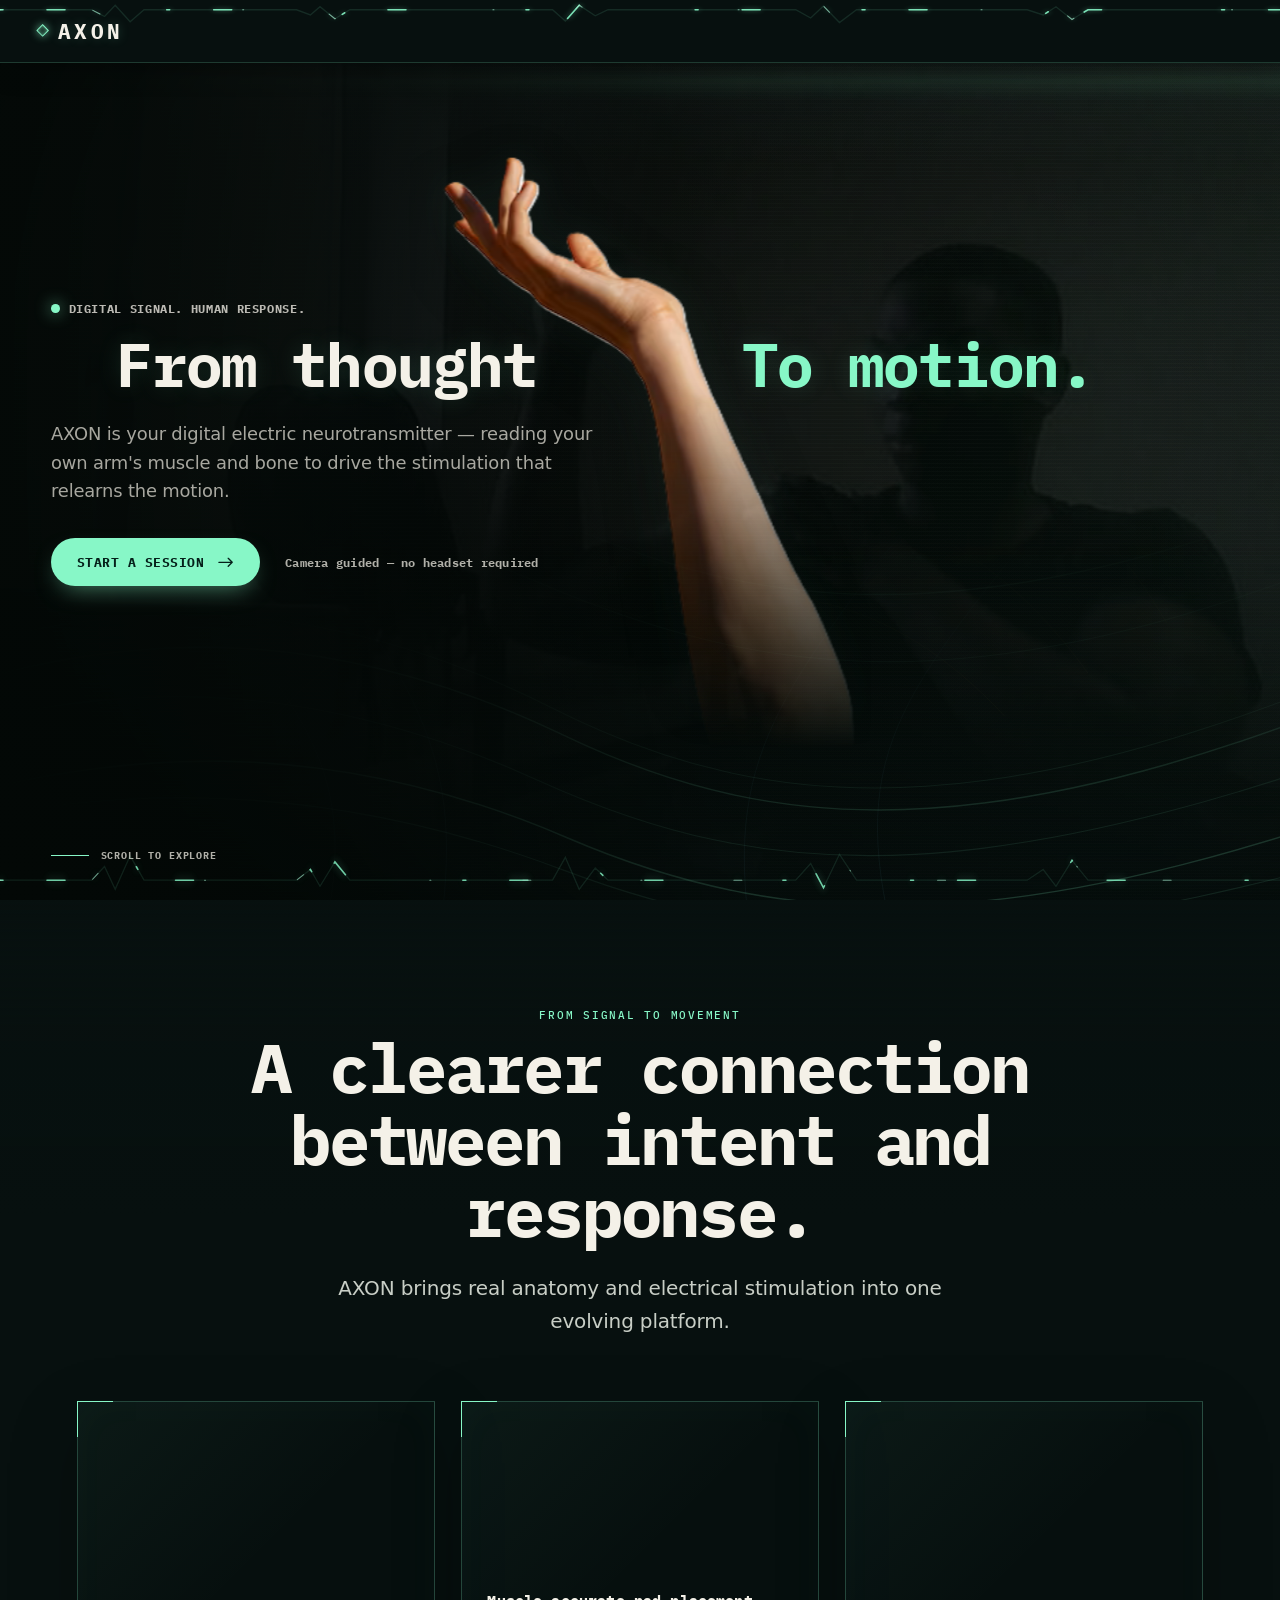
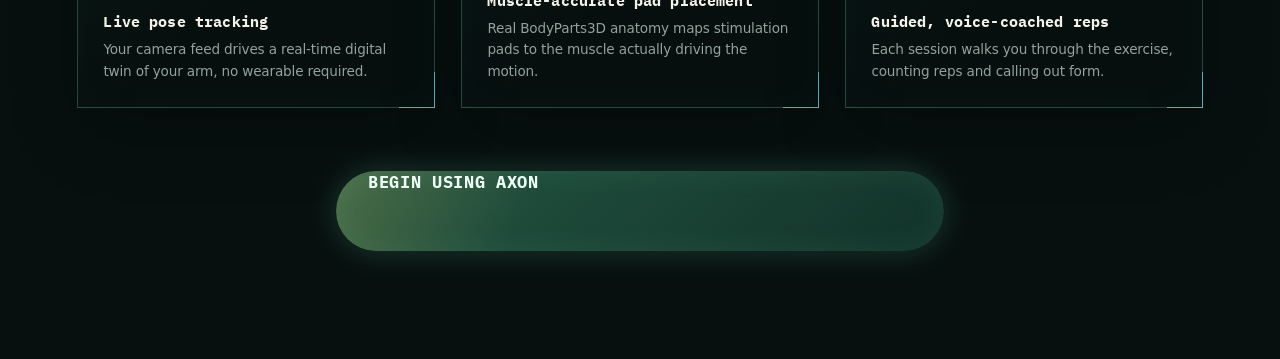
<file: frontend/landing.html>
<!doctype html>
<html lang="en">
<head>
  <meta charset="utf-8">
  <meta name="viewport" content="width=device-width, initial-scale=1">
  <meta name="theme-color" content="#07100f">
  <meta name="view-transition" content="same-origin">
  <meta name="description" content="AXON — your digital electric neurotransmitter.">
  <link rel="icon" href="data:image/svg+xml,%3Csvg xmlns='http://www.w3.org/2000/svg' viewBox='0 0 32 32'%3E%3Crect width='32' height='32' fill='%2307100f'/%3E%3Cpath d='M16 5 27 16 16 27 5 16Z' fill='%2387f7c7'/%3E%3Cpath d='m16 10 6 6-6 6-6-6Z' fill='%2307100f'/%3E%3C/svg%3E">
  <link rel="preconnect" href="https://fonts.googleapis.com">
  <link rel="preconnect" href="https://fonts.gstatic.com" crossorigin>
  <link href="https://fonts.googleapis.com/css2?family=IBM+Plex+Mono:wght@500;600;700&display=swap" rel="stylesheet">
  <link rel="stylesheet" href="shared/theme.css">
  <title>AXON — Digital Electric Neurotransmitter</title>
  <style>
    /* Page-specific layout only — colors/type/header/rail/signal-field tokens
       all come from shared/theme.css. Structure and copy here follow Siona's
       axom-juno-hack landing.html (site_header/electric_rail/hero/
       possibilities) as closely as static HTML allows; her page is Jinja
       templates against a FastAPI app we don't run here. */

    html, body { overflow-x: hidden; overflow-y: auto; height: auto; min-height: 100%; }

    .landing-page {
      min-height: 100dvh;
      padding-top: var(--site-header-height);
    }

    .landing-hero {
      position: relative;
      z-index: 1;
      display: grid;
      grid-template-rows: 1fr auto;
      width: 100%;
      min-height: calc(100dvh - var(--site-header-height));
      padding: clamp(1rem, 2.4vw, 2rem) clamp(1rem, 4vw, 4rem) clamp(1.25rem, 3vw, 2.5rem);
      overflow: hidden;
    }

    .hero-text-link, .hero-scroll {
      color: rgba(244, 241, 232, 0.72);
      font-family: var(--mono);
      font-size: 0.75rem;
      font-weight: 700;
      letter-spacing: 0.02em;
      text-decoration: none;
      transition: color 180ms ease;
    }
    .hero-text-link:hover, .hero-scroll:hover { color: var(--accent); }

    .hero-copy {
      position: relative;
      z-index: 3;
      display: grid;
      width: min(100%, 80rem);
      margin-inline: auto;
      padding-bottom: clamp(1rem, 6vh, 4rem);
      align-content: center;
      justify-items: start;
      text-align: left;
    }

    .text-enter { animation: text-enter 900ms cubic-bezier(0.16, 1, 0.3, 1) both; }
    .enter-1 { animation-delay: 100ms; }
    .enter-2 { animation-delay: 220ms; }
    .enter-3 { animation-delay: 380ms; }
    .enter-4 { animation-delay: 520ms; }
    .enter-5 { animation-delay: 650ms; }

    .hero-kicker {
      display: inline-flex;
      margin: 0 0 1.25rem;
      align-items: center;
      gap: 0.55rem;
      color: rgba(244, 241, 232, 0.76);
      font-family: var(--mono);
      font-size: 0.72rem;
      font-weight: 700;
      letter-spacing: 0.055em;
      text-transform: uppercase;
    }
    .hero-kicker > span {
      width: 0.55rem;
      height: 0.55rem;
      border-radius: 50%;
      background: var(--accent);
      box-shadow: 0 0 1rem rgba(135, 247, 199, 0.78);
    }

    .hero-title {
      position: relative;
      display: grid;
      grid-template-columns: repeat(2, minmax(0, 1fr));
      column-gap: clamp(6rem, 16vw, 13rem);
      width: 100%;
      margin: 0;
      font-family: var(--mono);
      font-size: clamp(1.15rem, 4.8vw, 4.8rem);
      font-weight: 700;
      letter-spacing: -0.03em;
      line-height: 0.93;
      align-items: center;
      text-shadow: 0 0 1.5rem rgba(135, 247, 199, 0.13);
    }
    .hero-title > span { display: block; }
    .hero-title__phrase { position: relative; z-index: 3; white-space: nowrap; }
    .hero-title__phrase--left { text-align: right; }
    .hero-title__phrase--right { text-align: left; }
    .hero-title__accent { color: var(--accent); }

    .hero-title__hand {
      position: absolute;
      display: block;
      top: clamp(-20rem, -80vw, -30rem);
      left: 50%;
      z-index: 2;
      width: clamp(20rem, 36vw, 30rem);
      pointer-events: none;
      transform-origin: center bottom;
      animation: hero-hand-rise 1.15s cubic-bezier(0.16, 1, 0.3, 1) 480ms both;
    }
    .hero-title__hand img {
      display: block;
      width: 100%;
      height: auto;
      filter: drop-shadow(0 1.1rem 1.8rem rgba(0, 0, 0, 0.38)) drop-shadow(0 0 1.2rem rgba(135, 247, 199, 0.08));
      -webkit-mask-image: linear-gradient(to bottom, #000 0 50%, transparent 100%);
      mask-image: linear-gradient(to bottom, #000 0 50%, transparent 100%);
    }

    /* --------------------------------------------------------- hero media --- */
    /* Full-bleed animated background behind the hero copy — glitch/scan/sheen
       loop continuously (this is Siona's "not static" hero, not a still photo).
       Her own hero.jpeg prototype photo isn't in her repo (missing asset), so
       this uses a real photo of our own rig instead, run through her exact
       filter/glitch treatment. */
    .hero-media {
      position: fixed;
      inset: 0;
      z-index: 0;
      margin: 0;
      pointer-events: none;
    }
    .hero-media::before {
      position: absolute;
      inset: 0;
      z-index: 8;
      pointer-events: none;
      content: "";
      background:
        linear-gradient(90deg, rgba(3, 8, 6, 0.96) 0%, rgba(3, 8, 6, 0.83) 27%, rgba(3, 8, 6, 0.28) 58%, rgba(3, 8, 6, 0.08) 100%),
        radial-gradient(ellipse at 68% 46%, transparent 8%, rgba(3, 8, 6, 0.26) 72%, #030806 100%);
    }
    .hero-media__frame {
      position: absolute;
      inset: 0;
      overflow: hidden;
      background: #030908;
      -webkit-mask-image: linear-gradient(to bottom, black 0%, black 58%, rgba(0, 0, 0, 0.72) 76%, transparent 100%);
      mask-image: linear-gradient(to bottom, black 0%, black 58%, rgba(0, 0, 0, 0.72) 76%, transparent 100%);
      animation: hero-visual-reveal 1.6s cubic-bezier(0.16, 1, 0.3, 1) both;
    }
    .hero-media__frame::before {
      position: absolute;
      inset: 0;
      z-index: 5;
      pointer-events: none;
      content: "";
      background:
        repeating-linear-gradient(0deg, rgba(255, 255, 255, 0.025) 0 1px, transparent 1px 4px),
        linear-gradient(115deg, transparent 18%, rgba(135, 247, 199, 0.08) 49%, transparent 52%);
      background-size: auto, 240% 100%;
      mix-blend-mode: screen;
      animation: hero-sheen 8s linear infinite;
    }
    .hero-media__frame::after {
      position: absolute;
      inset: 0;
      z-index: 7;
      pointer-events: none;
      content: "";
      background:
        linear-gradient(to bottom, rgba(3, 8, 6, 0.04), rgba(3, 8, 6, 0.3)),
        radial-gradient(circle at 70% 44%, transparent 20%, rgba(3, 8, 6, 0.4) 100%);
    }
    .hero-image {
      position: absolute;
      inset: 0;
      display: block;
      width: 100%;
      height: 100%;
      object-fit: cover;
      object-position: 64% center;
    }
    .hero-image--base { opacity: 0.5; filter: saturate(0.46) contrast(1.3) brightness(0.62) hue-rotate(22deg); }
    .hero-image--distortion { z-index: 2; pointer-events: none; opacity: 0; mix-blend-mode: screen; }
    .hero-image--distortion-a { filter: saturate(1.4) contrast(1.25) hue-rotate(148deg); animation: hero-glitch-a 4.8s steps(1, end) infinite; }
    .hero-image--distortion-b { filter: saturate(1.5) contrast(1.35) hue-rotate(-72deg); animation: hero-glitch-b 6.2s steps(1, end) infinite; }
    .hero-media__scan {
      position: absolute;
      left: 0;
      right: 0;
      z-index: 6;
      height: 18%;
      pointer-events: none;
      background: linear-gradient(to bottom, transparent, rgba(127, 226, 255, 0.035) 38%, rgba(135, 247, 199, 0.16) 50%, rgba(127, 226, 255, 0.035) 62%, transparent);
      mix-blend-mode: screen;
      animation: hero-scan 5.5s linear infinite;
    }
    @keyframes hero-glitch-a {
      0%, 71%, 76%, 100% { opacity: 0; clip-path: inset(0); transform: translateX(0); }
      72% { opacity: 0.32; clip-path: inset(14% 0 64% 0); transform: translateX(1.2%); }
      73% { opacity: 0.2; clip-path: inset(58% 0 18% 0); transform: translateX(-1.5%); }
      74% { opacity: 0.28; clip-path: inset(33% 0 43% 0); transform: translateX(0.8%); }
    }
    @keyframes hero-glitch-b {
      0%, 38%, 43%, 100% { opacity: 0; clip-path: inset(0); transform: translateX(0); }
      39% { opacity: 0.24; clip-path: inset(68% 0 9% 0); transform: translateX(-1%); }
      40% { opacity: 0.3; clip-path: inset(22% 0 54% 0); transform: translateX(1.4%); }
      42% { opacity: 0.18; clip-path: inset(47% 0 29% 0); transform: translateX(-0.7%); }
    }
    @keyframes hero-visual-reveal {
      from { clip-path: inset(0 100% 0 0); filter: blur(1rem); }
      to { clip-path: inset(0); filter: blur(0); }
    }
    @keyframes hero-scan {
      from { top: -20%; }
      to { top: 102%; }
    }
    @keyframes hero-sheen {
      from { background-position: 0 0, 120% 0; }
      to { background-position: 0 0, -120% 0; }
    }

    .hero-caption {
      max-width: 34rem;
      margin: clamp(1.35rem, 3vh, 2rem) 0 0;
      color: rgba(244, 241, 232, 0.68);
      font-size: clamp(0.95rem, 1.4vw, 1.12rem);
      line-height: 1.6;
    }

    .hero-actions {
      display: flex;
      margin-top: clamp(1.5rem, 3.5vh, 2.25rem);
      align-items: center;
      gap: clamp(1rem, 2vw, 1.7rem);
      flex-wrap: wrap;
    }

    .hero-cta {
      display: inline-flex;
      width: auto;
      min-height: 3rem;
      padding: 0 1.6rem;
      align-items: center;
      gap: 0.85rem;
      text-decoration: none;
    }
    .hero-cta svg { width: 1rem; transition: transform 160ms var(--ease-out); }
    @media (hover: hover) and (pointer: fine) {
      .hero-cta:hover svg { transform: translateX(3px); }
    }

    .hero-scroll {
      position: relative;
      z-index: 3;
      display: inline-flex;
      width: fit-content;
      margin-inline: max(0px, calc((100% - 80rem) / 2));
      align-items: center;
      gap: 0.7rem;
      font-size: 0.65rem;
      letter-spacing: 0.08em;
      text-transform: uppercase;
    }
    .hero-scroll > span { display: block; width: 2.4rem; height: 1px; overflow: hidden; background: rgba(244, 241, 232, 0.28); }
    .hero-scroll > span::after { display: block; width: 100%; height: 100%; content: ""; background: var(--accent); animation: hero-scroll-line 2.4s ease-in-out infinite; }

    @keyframes text-enter {
      from { opacity: 0; filter: blur(0.6rem); transform: translate3d(0, 2.25rem, 0) scale(0.97); }
      to { opacity: 1; filter: blur(0); transform: translate3d(0, 0, 0) scale(1); }
    }
    @keyframes hero-hand-rise {
      from { opacity: 0; filter: blur(0.55rem); transform: translate(-50%, 38%) scale(0.9); }
      to { opacity: 1; filter: blur(0); transform: translateX(-50%) scale(1); }
    }
    @keyframes hero-scroll-line {
      0%, 100% { transform: translateX(-105%); }
      48%, 52% { transform: translateX(0); }
    }

    .possibilities-section {
      position: relative;
      z-index: 3;
      display: grid;
      min-height: 100dvh;
      padding: clamp(6rem, 12vh, 10rem) clamp(1.25rem, 6vw, 6rem);
      align-content: center;
      justify-items: center;
      background: linear-gradient(to bottom, transparent, rgba(7, 16, 15, 0.92) 12%, var(--bg) 30%), var(--bg);
    }
    .possibilities-copy { width: min(100%, 54rem); text-align: center; }
    .possibilities-copy h2 {
      margin: 0;
      color: var(--text);
      font-family: var(--mono);
      font-size: clamp(2.3rem, 5.4vw, 4.6rem);
      font-weight: 800;
      letter-spacing: -0.03em;
      line-height: 1.04;
    }
    .possibilities-copy > p:last-child {
      max-width: 42rem;
      margin: 1.5rem auto 0;
      color: var(--text-2);
      font-size: clamp(1rem, 1.8vw, 1.25rem);
      line-height: 1.65;
    }

    .placeholder-grid {
      display: grid;
      grid-template-columns: repeat(3, minmax(0, 1fr));
      width: min(100%, 1180px);
      margin-top: clamp(3rem, 7vh, 5rem);
      gap: clamp(1rem, 2vw, 1.8rem);
    }
    .placeholder-card {
      position: relative;
      min-height: clamp(13rem, 24vw, 20rem);
      padding: 1.6rem;
      display: flex;
      flex-direction: column;
      justify-content: flex-end;
      border: 1px solid rgba(135, 247, 199, 0.24);
      background: linear-gradient(135deg, rgba(135, 247, 199, 0.045), transparent 52%), rgba(7, 16, 15, 0.68);
      box-shadow: inset 0 0 2.5rem rgba(135, 247, 199, 0.025), 0 1.5rem 4rem rgba(0, 0, 0, 0.22);
    }
    .placeholder-card::before, .placeholder-card::after { position: absolute; width: 2.2rem; height: 2.2rem; pointer-events: none; content: ""; }
    .placeholder-card::before { top: -1px; left: -1px; border-top: 1px solid var(--accent); border-left: 1px solid var(--accent); }
    .placeholder-card::after { right: -1px; bottom: -1px; border-right: 1px solid rgba(127, 226, 255, 0.66); border-bottom: 1px solid rgba(127, 226, 255, 0.66); }
    .placeholder-card h3 {
      margin: 0 0 0.5rem;
      color: var(--text);
      font-family: var(--mono);
      font-size: 0.95rem;
      letter-spacing: 0.01em;
    }
    .placeholder-card p { margin: 0; color: var(--text-3); font-size: 0.85rem; line-height: 1.55; }

    .begin-cta {
      width: min(100%, 38rem);
      min-height: 5rem;
      margin-top: clamp(3rem, 7vh, 5rem);
      border-color: var(--accent);
      background: linear-gradient(115deg, rgba(255, 214, 92, 0.18), transparent 32%), linear-gradient(135deg, #245743, #123229);
      color: #edfff6;
      font-size: clamp(0.85rem, 1.6vw, 1.05rem);
      box-shadow: 0 0 2rem rgba(135, 247, 199, 0.18), inset 0 0 2rem rgba(135, 247, 199, 0.08);
    }

    .reveal-ready .scroll-reveal {
      opacity: 0;
      filter: blur(0.5rem);
      transform: translate3d(0, 3rem, 0);
      transition: opacity 800ms cubic-bezier(0.16, 1, 0.3, 1), filter 800ms cubic-bezier(0.16, 1, 0.3, 1), transform 800ms cubic-bezier(0.16, 1, 0.3, 1);
    }
    .reveal-ready .scroll-reveal.is-visible { opacity: 1; filter: blur(0); transform: translate3d(0, 0, 0); }
    .placeholder-card:nth-child(2) { transition-delay: 100ms; }
    .placeholder-card:nth-child(3) { transition-delay: 200ms; }

    @media (max-width: 900px) {
      .hero-copy { padding-bottom: 2rem; }
      .placeholder-grid { grid-template-columns: 1fr; width: min(100%, 38rem); }
      .placeholder-card { min-height: 15rem; }
    }
    @media (max-width: 560px) {
      .landing-hero { padding: 0.75rem 1rem 1.25rem; }
      .hero-copy { padding-bottom: 1rem; }
      .hero-title { column-gap: 5.75rem; font-size: clamp(1rem, 5.6vw, 1.45rem); }
      .hero-title__hand { width: 15rem; }
      .hero-caption { max-width: 23rem; font-size: 0.9rem; }
      .hero-scroll { margin-inline: 0; }
    }
    @media (prefers-reduced-motion: reduce) {
      .hero-media__frame::before,
      .hero-media__scan,
      .text-enter,
      .hero-title__hand,
      .hero-scroll > span::after {
        animation: none !important;
      }
      .hero-media__frame { animation: none; }
      .hero-title__hand { opacity: 1; filter: none; }
      .hero-image--distortion { display: none; }
      .reveal-ready .scroll-reveal { opacity: 1; filter: none; transform: none; transition: none; }
    }
  </style>
</head>
<body class="landing-page">
  <header class="site-header">
    <div class="electric-rail electric-rail--top" aria-hidden="true">
      <svg viewBox="0 0 1200 42" preserveAspectRatio="none">
        <path class="electric-rail__trace" d="M0 29 L86 29 L98 20 L108 35 L122 13 L135 29 L278 29 L291 22 L300 33 L314 17 L328 29 L518 29 L530 14 L543 35 L558 21 L570 29 L746 29 L760 18 L772 34 L787 12 L803 29 L963 29 L978 22 L990 33 L1005 16 L1020 29 L1200 29" />
        <path class="electric-rail__pulse" d="M0 29 L86 29 L98 20 L108 35 L122 13 L135 29 L278 29 L291 22 L300 33 L314 17 L328 29 L518 29 L530 14 L543 35 L558 21 L570 29 L746 29 L760 18 L772 34 L787 12 L803 29 L963 29 L978 22 L990 33 L1005 16 L1020 29 L1200 29" />
        <path class="electric-rail__pulse electric-rail__pulse--echo" d="M0 29 L86 29 L98 20 L108 35 L122 13 L135 29 L278 29 L291 22 L300 33 L314 17 L328 29 L518 29 L530 14 L543 35 L558 21 L570 29 L746 29 L760 18 L772 34 L787 12 L803 29 L963 29 L978 22 L990 33 L1005 16 L1020 29 L1200 29" />
      </svg>
    </div>
    <div class="site-header__inner">
      <a class="site-header__brand" href="landing.html" aria-label="Axon home">
        <span class="site-header__brand-mark" aria-hidden="true"></span>
        <span>Axon</span>
      </a>
    </div>
  </header>

  <div class="signal-field" id="signalField" aria-hidden="true">
    <svg viewBox="0 0 1440 900" preserveAspectRatio="xMidYMid slice" focusable="false">
      <g class="signal-field__drift">
        <g class="signal-field__fibres signal-field__fibres--rear">
          <path d="M-90 188 C176 82 382 112 600 238 S1038 390 1530 132" />
          <path d="M-120 246 C164 140 390 158 604 276 S1054 414 1516 194" />
          <path d="M-108 310 C156 214 374 220 590 326 S1026 468 1524 260" />
          <path d="M-138 112 C132 302 352 26 624 188 S1114 356 1544 76" />
          <path d="M-126 420 C154 324 386 350 612 438 S1066 560 1532 354" />
          <path d="M-112 566 C168 450 398 476 626 574 S1080 698 1522 488" />
          <path d="M-60 690 C204 566 426 584 636 690 S1070 810 1510 604" />
          <path d="M-82 766 C190 646 408 660 624 758 S1050 870 1520 684" />
          <path d="M-100 850 C188 744 426 758 648 842 S1090 930 1536 786" />
        </g>
        <g class="signal-field__fibres signal-field__fibres--front">
          <path d="M-72 216 C182 112 388 140 606 258 S1044 398 1512 164" />
          <path d="M-84 282 C174 184 388 202 600 304 S1020 446 1518 230" />
          <path d="M-56 354 C202 250 410 268 618 366 S1038 510 1500 304" />
          <path d="M-68 506 C206 392 426 418 638 514 S1068 632 1510 430" />
          <path d="M-42 716 C226 598 440 616 648 716 S1072 824 1490 640" />
          <path d="M-64 822 C214 710 438 720 652 812 S1086 908 1504 746" />
        </g>
        <g class="signal-field__fibres signal-field__fibres--arcs">
          <path d="M168 560 C278 320 526 242 720 374 C914 242 1162 320 1272 560" />
          <path d="M228 612 C346 410 542 350 720 452 C898 350 1094 410 1212 612" />
          <path d="M302 658 C416 500 566 462 720 532 C874 462 1024 500 1138 658" />
          <path d="M380 698 C486 584 602 564 720 606 C838 564 954 584 1060 698" />
        </g>
        <g class="signal-field__fibres signal-field__fibres--cross">
          <path d="M96 -70 C178 164 122 350 272 532 S472 754 408 970" />
          <path d="M238 -82 C326 150 264 350 398 522 S566 760 520 970" />
          <path d="M1264 -82 C1178 152 1230 348 1088 524 S906 752 974 968" />
          <path d="M1122 -76 C1034 156 1096 354 962 530 S790 762 836 972" />
        </g>
        <g class="signal-field__wave">
          <path class="signal-field__wave-trace" d="M-20 472 L176 472 L206 460 L226 489 L250 435 L276 472 L470 472 L498 463 L518 486 L542 442 L568 472 L766 472 L792 459 L812 491 L840 431 L866 472 L1066 472 L1092 462 L1112 486 L1138 440 L1164 472 L1460 472" />
          <path class="signal-field__wave-pulse" d="M-20 472 L176 472 L206 460 L226 489 L250 435 L276 472 L470 472 L498 463 L518 486 L542 442 L568 472 L766 472 L792 459 L812 491 L840 431 L866 472 L1066 472 L1092 462 L1112 486 L1138 440 L1164 472 L1460 472" />
        </g>
        <g class="signal-field__nodes">
          <circle cx="250" cy="435" r="7" /><circle cx="542" cy="442" r="5" />
          <circle cx="840" cy="431" r="7" /><circle cx="1138" cy="440" r="5" />
        </g>
      </g>
    </svg>
  </div>

  <main class="landing-hero">
    <section class="hero-copy" aria-labelledby="heroTitle">
      <p class="hero-kicker text-enter enter-2">
        <span aria-hidden="true"></span>
        Digital signal. Human response.
      </p>
      <h1 class="hero-title text-enter enter-3" id="heroTitle">
        <span class="hero-title__phrase hero-title__phrase--left">From thought</span>
        <span class="hero-title__hand" aria-hidden="true">
          <img src="assets/hand-hero.png" alt="">
        </span>
        <span class="hero-title__phrase hero-title__phrase--right hero-title__accent">To motion.</span>
      </h1>
      <p class="hero-caption text-enter enter-4">
        AXON is your digital electric neurotransmitter — reading your own arm's muscle and bone
        to drive the stimulation that relearns the motion.
      </p>
      <div class="hero-actions text-enter enter-5">
        <a class="flow-primary hero-cta" href="twin.html">
          <span>Start a session</span>
          <svg viewBox="0 0 18 12" fill="none" aria-hidden="true">
            <path d="M1 6h15M11.5 1.5 16 6l-4.5 4.5" stroke="currentColor" stroke-width="1.5" stroke-linecap="round" stroke-linejoin="round" />
          </svg>
        </a>
        <span class="hero-text-link">Camera guided — no headset required</span>
      </div>
    </section>

    <figure class="hero-media" aria-label="Axon rig, live">
      <div class="hero-media__frame">
        <img class="hero-image hero-image--base" src="assets/hero-photo.png" alt="">
        <img class="hero-image hero-image--distortion hero-image--distortion-a" src="assets/hero-photo.png" alt="" aria-hidden="true">
        <img class="hero-image hero-image--distortion hero-image--distortion-b" src="assets/hero-photo.png" alt="" aria-hidden="true">
        <span class="hero-media__scan" aria-hidden="true"></span>
      </div>
    </figure>

    <a class="hero-scroll text-enter enter-5" href="#approach">
      <span aria-hidden="true"></span>
      Scroll to explore
    </a>
  </main>

  <section class="possibilities-section" id="approach" aria-labelledby="possibilitiesTitle">
    <div class="possibilities-copy scroll-reveal">
      <p class="eyebrow" style="margin:0 0 0.65rem;color:var(--accent);font-family:var(--mono);font-size:0.68rem;letter-spacing:0.16em;text-transform:uppercase;">From signal to movement</p>
      <h2 id="possibilitiesTitle">A clearer connection between intent and response.</h2>
      <p>AXON brings real anatomy and electrical stimulation into one evolving platform.</p>
    </div>

    <div class="placeholder-grid" aria-label="Axon capabilities">
      <article class="placeholder-card scroll-reveal">
        <h3>Live pose tracking</h3>
        <p>Your camera feed drives a real-time digital twin of your arm, no wearable required.</p>
      </article>
      <article class="placeholder-card scroll-reveal">
        <h3>Muscle-accurate pad placement</h3>
        <p>Real BodyParts3D anatomy maps stimulation pads to the muscle actually driving the motion.</p>
      </article>
      <article class="placeholder-card scroll-reveal">
        <h3>Guided, voice-coached reps</h3>
        <p>Each session walks you through the exercise, counting reps and calling out form.</p>
      </article>
    </div>

    <a class="site-button flow-primary begin-cta scroll-reveal" href="twin.html">
      Begin Using AXON
    </a>
  </section>

  <div class="electric-rail" aria-hidden="true">
    <svg viewBox="0 0 1200 42" preserveAspectRatio="none">
      <path class="electric-rail__trace" d="M0 29 L86 29 L98 20 L108 35 L122 13 L135 29 L278 29 L291 22 L300 33 L314 17 L328 29 L518 29 L530 14 L543 35 L558 21 L570 29 L746 29 L760 18 L772 34 L787 12 L803 29 L963 29 L978 22 L990 33 L1005 16 L1020 29 L1200 29" />
      <path class="electric-rail__pulse" d="M0 29 L86 29 L98 20 L108 35 L122 13 L135 29 L278 29 L291 22 L300 33 L314 17 L328 29 L518 29 L530 14 L543 35 L558 21 L570 29 L746 29 L760 18 L772 34 L787 12 L803 29 L963 29 L978 22 L990 33 L1005 16 L1020 29 L1200 29" />
      <path class="electric-rail__pulse electric-rail__pulse--echo" d="M0 29 L86 29 L98 20 L108 35 L122 13 L135 29 L278 29 L291 22 L300 33 L314 17 L328 29 L518 29 L530 14 L543 35 L558 21 L570 29 L746 29 L760 18 L772 34 L787 12 L803 29 L963 29 L978 22 L990 33 L1005 16 L1020 29 L1200 29" />
    </svg>
  </div>

  <script src="shared/signal-field.js"></script>
  <script src="shared/scroll-reveal.js"></script>
</body>
</html>
</file>
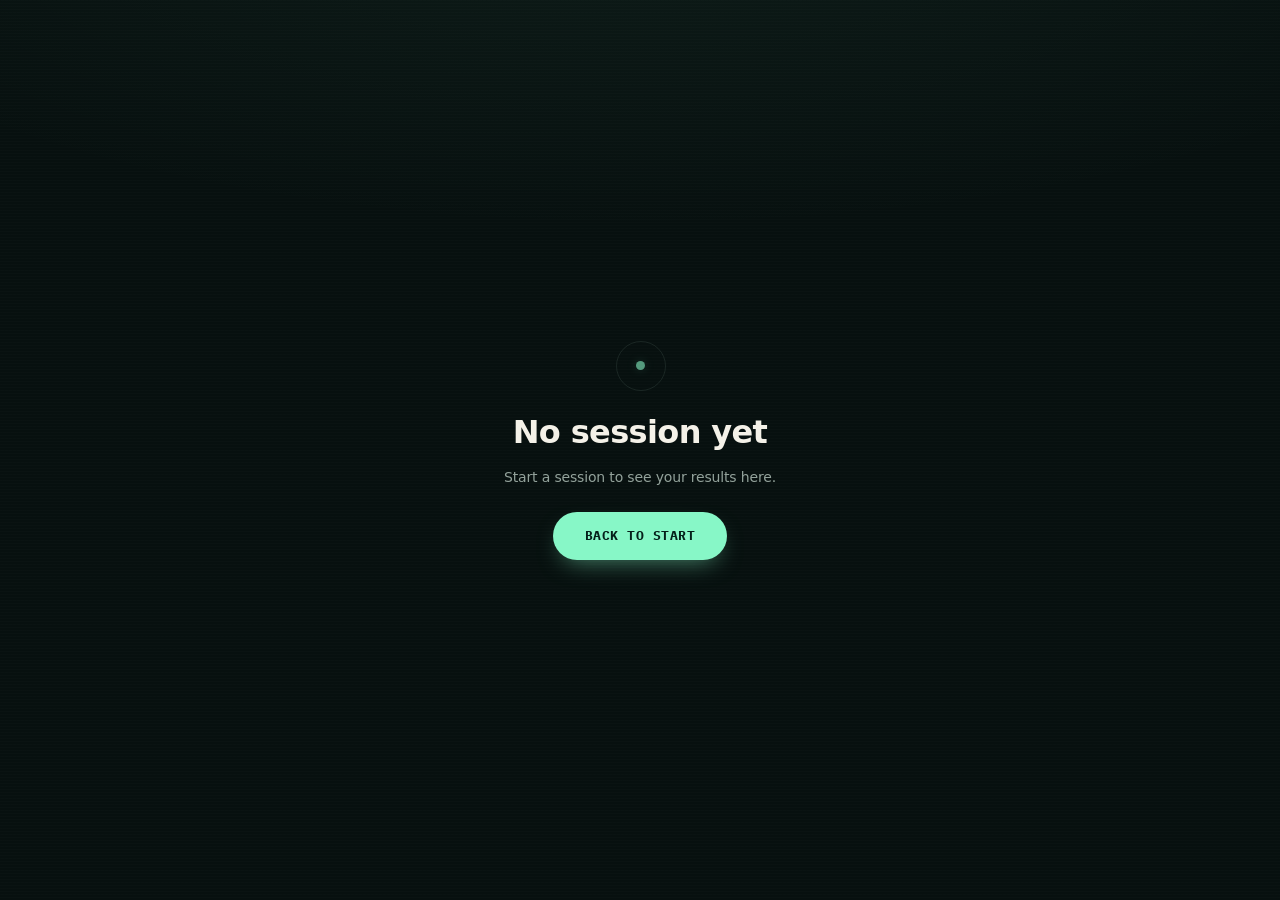
<file: frontend/results.html>
<!doctype html>
<html lang="en">
<head>
  <meta charset="utf-8">
  <meta name="viewport" content="width=device-width, initial-scale=1">
  <meta name="theme-color" content="#0a0e13">
  <meta name="view-transition" content="same-origin">
  <link rel="preconnect" href="https://fonts.googleapis.com">
  <link rel="preconnect" href="https://fonts.gstatic.com" crossorigin>
  <link href="https://fonts.googleapis.com/css2?family=IBM+Plex+Sans:wght@400;500;600;700&family=IBM+Plex+Mono:wght@500;600&display=swap" rel="stylesheet">
  <link rel="stylesheet" href="shared/theme.css">
  <title>Axon — Session Results</title>
  <style>
    html, body { overflow: hidden; }
    body { display: flex; align-items: center; justify-content: center; }
    .results {
      display: flex;
      flex-direction: column;
      align-items: center;
      text-align: center;
      gap: 16px;
      max-width: 420px;
      padding: 24px;
    }
    .results guide-dot { margin-bottom: 8px; animation: results-in 400ms var(--ease-out) backwards; }
    .results h1 {
      margin: 0;
      font-size: clamp(24px, 3vw, 32px);
      font-weight: 700;
      letter-spacing: -0.02em;
      animation: results-in 400ms var(--ease-out) 60ms backwards;
    }
    .results .recap {
      margin: 0;
      font-family: var(--mono);
      font-size: 18px;
      color: var(--text-2);
      animation: results-in 400ms var(--ease-out) 120ms backwards;
    }
    .results .progress-line {
      margin: 0;
      max-width: 38ch;
      color: var(--text-3);
      font-size: 14px;
      line-height: 1.5;
      animation: results-in 400ms var(--ease-out) 180ms backwards;
    }
    .results .actions {
      display: flex;
      gap: 12px;
      margin-top: 8px;
      animation: results-in 400ms var(--ease-out) 240ms backwards;
    }
    .results .actions a { display: inline-flex; align-items: center; justify-content: center; text-decoration: none; }
    @keyframes results-in {
      from { opacity: 0; transform: translateY(10px); }
      to   { opacity: 1; transform: translateY(0); }
    }
  </style>
</head>
<body>
  <main class="results" id="results"></main>

  <script type="module">
    import "./shared/guide-dot.js";

    const root = document.querySelector("#results");
    const raw = window.localStorage.getItem("axon_last_session");

    // `last.exercise` comes from twin.html's fixed EXERCISES list, never
    // free-text user input, so interpolating it below carries no injection
    // risk.
    if (!raw) {
      root.innerHTML = `
        <guide-dot state="settled" style="--gd-size:48px; --gd-dot:9px;"></guide-dot>
        <h1>No session yet</h1>
        <p class="progress-line">Start a session to see your results here.</p>
        <div class="actions">
          <a class="flow-primary" href="landing.html">Back to start</a>
        </div>
      `;
    } else {
      const last = JSON.parse(raw);
      const count = Number(window.localStorage.getItem("axon_session_count") || "1");
      root.innerHTML = `
        <guide-dot state="settled" style="--gd-size:48px; --gd-dot:9px;"></guide-dot>
        <h1>Session complete</h1>
        <p class="recap">${last.exercise} — ${last.reps} / ${last.total}</p>
        <p class="progress-line">Session ${count} of your recovery — every rep re-teaches the motion.</p>
        <div class="actions">
          <a class="flow-primary" href="twin.html">Go again</a>
          <a class="flow-secondary" href="landing.html">Done</a>
        </div>
      `;
    }
  </script>
</body>
</html>
</file>
<file: frontend/shared/theme.css>
:root {
  color-scheme: dark;

  --bg:        #07100f;
  --surface:   #0d211d;
  --surface-2: #10231f;
  --line:      rgba(162, 193, 181, 0.2);

  --text:      #f4f1e8;
  --text-2:    #c8cec6;
  --text-3:    #93a29b;

  --accent:    #87f7c7;   /* jade signal — progress, live, confirmed */
  --accent-strong: #b3ffdf;
  --accent-dim: rgba(135, 247, 199, 0.13);
  --warn:      #ffd65c;
  --warn-dim:  rgba(255, 214, 92, 0.14);
  --stop:      #ff8066;
  --stop-dim:  rgba(255, 107, 74, 0.13);

  --r-sm: 8px;
  --r-md: 14px;
  --r-lg: 20px;

  --sans: Bahnschrift, "Avenir Next Condensed", "Segoe UI", system-ui, sans-serif;
  --mono: "IBM Plex Mono", ui-monospace, "SF Mono", Consolas, monospace;

  --ease-out: cubic-bezier(0.23, 1, 0.32, 1);
  --ease-in-out: cubic-bezier(0.77, 0, 0.175, 1);

  --site-header-height: clamp(3.9rem, 7vh, 4.75rem);
}

* { box-sizing: border-box; }

html, body {
  width: 100%;
  min-width: 340px;
  height: 100%;
  margin: 0;
  overflow: hidden;
  background: var(--bg);
}

body {
  color: var(--text);
  font-family: var(--sans);
  font-size: 15px;
  font-weight: 500;
  letter-spacing: -0.011em;
  -webkit-font-smoothing: antialiased;
  background-image:
    radial-gradient(120% 60% at 50% -10%, rgba(135, 247, 199, 0.05) 0%, transparent 60%),
    repeating-linear-gradient(180deg, rgba(255, 255, 255, 0.012) 0px, rgba(255, 255, 255, 0.012) 1px, transparent 1px, transparent 3px);
}

button { font: inherit; color: inherit; }
a { color: inherit; }

.flow-primary {
  height: 48px;
  padding: 0 32px;
  border: none;
  border-radius: 999px;
  background: var(--accent);
  color: #05201a;
  font-family: var(--mono);
  font-size: 13px;
  font-weight: 700;
  letter-spacing: 0.04em;
  text-transform: uppercase;
  text-decoration: none;
  cursor: pointer;
  box-shadow: 0 10px 24px -10px rgba(135, 247, 199, 0.55);
  transition:
    transform 140ms var(--ease-out),
    opacity 160ms var(--ease-out),
    background 160ms var(--ease-out),
    box-shadow 160ms var(--ease-out);
}
.flow-primary:active:not(:disabled) { transform: scale(0.97); }
@media (hover: hover) and (pointer: fine) {
  .flow-primary:hover:not(:disabled) { transform: translateY(-1px); }
  .flow-primary:hover:active:not(:disabled) { transform: scale(0.97); }
}
.flow-primary:focus-visible { outline: 2px solid var(--text); outline-offset: 3px; }
.flow-primary:disabled { opacity: 0.22; cursor: default; box-shadow: none; }
.flow-primary.is-stop { background: var(--stop); color: #260a06; box-shadow: 0 10px 24px -10px rgba(255, 107, 74, 0.55); }

.flow-secondary {
  height: 48px;
  padding: 0 8px;
  border: none;
  background: none;
  color: var(--text-3);
  font-family: var(--mono);
  font-size: 13px;
  font-weight: 600;
  letter-spacing: 0.02em;
  text-transform: uppercase;
  text-decoration: none;
  cursor: pointer;
  transition: color 140ms var(--ease-out), transform 120ms var(--ease-out);
}
.flow-secondary[hidden] { display: none; }
.flow-secondary:active { transform: scale(0.96); }
@media (hover: hover) and (pointer: fine) {
  .flow-secondary:hover { color: var(--text); }
}

/* ------------------------------------------------------------ site header --- */
/* Reused on landing.html and results.html. Not used on twin.html, which
   already has its own bespoke .topbar with live session controls — a second
   header there would duplicate it. */

.site-with-header { padding-top: var(--site-header-height); }

.site-header {
  position: fixed;
  top: 0;
  left: 0;
  right: 0;
  z-index: 5;
  width: 100%;
  height: var(--site-header-height);
  overflow: hidden;
  border-bottom: 1px solid rgba(135, 247, 199, 0.18);
  background: var(--bg);
  box-shadow: 0 8px 26px rgba(0, 0, 0, 0.22);
}

.site-header__inner {
  position: relative;
  z-index: 2;
  display: flex;
  align-items: center;
  justify-content: space-between;
  gap: clamp(1rem, 3vw, 3rem);
  width: 100%;
  height: 100%;
  margin: 0;
  padding: 0 clamp(0.9rem, 3vw, 2.5rem);
}

.site-header__brand {
  position: relative;
  display: inline-flex;
  align-items: center;
  gap: 0.65rem;
  color: var(--text);
  font-family: var(--mono);
  font-size: clamp(1rem, 1.8vw, 1.3rem);
  font-weight: 700;
  letter-spacing: 0.16em;
  text-decoration: none;
  text-shadow: 0 0 12px rgba(135, 247, 199, 0.2);
  text-transform: uppercase;
}

.site-header__brand-mark {
  width: 0.58rem;
  height: 0.58rem;
  border: 1px solid var(--accent);
  background: rgba(135, 247, 199, 0.16);
  box-shadow: 0 0 8px rgba(135, 247, 199, 0.7), inset 0 0 4px rgba(135, 247, 199, 0.5);
  transform: rotate(45deg);
}

.site-header__note {
  color: var(--text-3);
  font-size: 12px;
  font-weight: 600;
  letter-spacing: 0.04em;
}

/* --------------------------------------------------------- electric rail --- */

.electric-rail {
  position: fixed;
  left: 0;
  right: 0;
  bottom: 0;
  z-index: 2;
  height: clamp(4rem, 7vh, 5.5rem);
  overflow: hidden;
  pointer-events: none;
  opacity: 0.82;
}
.electric-rail--top {
  top: 0;
  bottom: auto;
  z-index: 4;
  height: clamp(1.8rem, 3.5vh, 2.4rem);
  opacity: 0.9;
  transform: scaleY(-1);
}
.site-header .electric-rail--top {
  position: absolute;
  inset: 0 0 auto;
  width: 100%;
}
.electric-rail svg { display: block; width: 100%; height: 100%; }
.electric-rail__trace, .electric-rail__pulse { fill: none; vector-effect: non-scaling-stroke; }
.electric-rail__trace { stroke: rgba(135, 247, 199, 0.13); stroke-width: 1.35; }
.electric-rail__pulse {
  stroke: var(--accent);
  stroke-width: 1.6;
  stroke-linecap: round;
  stroke-dasharray: 3 44 18 120;
  filter: drop-shadow(0 0 3px rgba(135, 247, 199, 0.52));
  animation: electricity-run 7.6s linear infinite;
}
.electric-rail__pulse--echo {
  stroke: var(--accent-strong);
  stroke-width: 1.05;
  stroke-dasharray: 1 92 8 160;
  opacity: 0.7;
  animation-duration: 7.2s;
  animation-direction: reverse;
}
.electric-rail--top .electric-rail__pulse { animation-direction: reverse; }
.electric-rail--top .electric-rail__pulse--echo { animation-direction: normal; }

@keyframes electricity-run {
  0% { stroke-dashoffset: 0; opacity: 0.35; }
  12%, 72% { opacity: 1; }
  100% { stroke-dashoffset: -420; opacity: 0.45; }
}

/* ---------------------------------------------------------- signal field --- */
/* Ambient animated background, landing.html only. */

.signal-field {
  --signal-shift-x: 0px;
  --signal-shift-y: 0px;
  --signal-light-x: 50%;
  --signal-light-y: 50%;
  position: fixed;
  inset: -2rem;
  z-index: 0;
  overflow: hidden;
  pointer-events: none;
  opacity: 0.76;
  transform: translate3d(var(--signal-shift-x), var(--signal-shift-y), 0);
  transition: transform 180ms linear;
  will-change: transform;
}
.signal-field::after {
  position: absolute;
  inset: 0;
  content: "";
  background: radial-gradient(
    circle at var(--signal-light-x) var(--signal-light-y),
    rgba(135, 247, 199, 0.065),
    transparent 24%
  );
}
.signal-field svg { position: relative; z-index: 1; display: block; width: 100%; height: 100%; }
.signal-field__drift { animation: signal-field-drift 32s ease-in-out infinite alternate; transform-origin: center; }
.signal-field__fibres { fill: none; stroke: var(--accent); stroke-linecap: round; vector-effect: non-scaling-stroke; }
.signal-field__fibres--rear { stroke-width: 1; opacity: 0.24; }
.signal-field__fibres--front { stroke-width: 1.35; opacity: 0.4; }
.signal-field__fibres--arcs { stroke: var(--warn); stroke-width: 0.85; opacity: 0.13; }
.signal-field__fibres--cross { stroke: rgba(127, 226, 255, 0.6); stroke-width: 0.9; opacity: 0.22; }
.signal-field__wave-trace, .signal-field__wave-pulse { fill: none; stroke-linecap: round; vector-effect: non-scaling-stroke; }
.signal-field__wave-trace { stroke: rgba(127, 226, 255, 0.34); stroke-width: 1.1; }
.signal-field__wave-pulse {
  stroke: var(--accent);
  stroke-width: 1.25;
  stroke-dasharray: 2 168 18 260;
  opacity: 0.72;
  animation: signal-pulse 14s linear infinite;
}
.signal-field__nodes { fill: rgba(135, 247, 199, 0.16); stroke: rgba(127, 226, 255, 0.48); stroke-width: 1; vector-effect: non-scaling-stroke; }

@keyframes signal-field-drift {
  from { transform: translate3d(-0.35%, -0.2%, 0) scale(1); }
  to { transform: translate3d(0.35%, 0.2%, 0) scale(1.008); }
}
@keyframes signal-pulse {
  from { stroke-dashoffset: 0; }
  to { stroke-dashoffset: -448; }
}

/* --------------------------------------------------------------- card --- */

.card {
  position: relative;
  z-index: 1;
  width: min(100%, 880px);
  margin: 0 auto;
  padding: clamp(1.25rem, 4vw, 2.5rem);
  border: 1px solid var(--line);
  background: var(--surface);
  box-shadow: 0 24px 72px rgba(0, 0, 0, 0.52), inset 0 1px rgba(135, 247, 199, 0.025);
}
.card::before {
  position: absolute;
  top: -1px;
  left: clamp(1.25rem, 4vw, 2.5rem);
  width: clamp(5rem, 15vw, 10rem);
  height: 1px;
  content: "";
  background: var(--accent);
  box-shadow: 0 0 14px rgba(135, 247, 199, 0.7);
}

@media (prefers-reduced-motion: reduce) {
  *, *::before, *::after {
    animation-duration: 0.001ms !important;
    animation-iteration-count: 1 !important;
    transition-property: opacity, background-color, color, background !important;
    transition-duration: 140ms !important;
  }
  .flow-primary:active, .flow-secondary:active, .flow-primary:hover { transform: none !important; }
  .signal-field { transform: none; }
}
</file>
